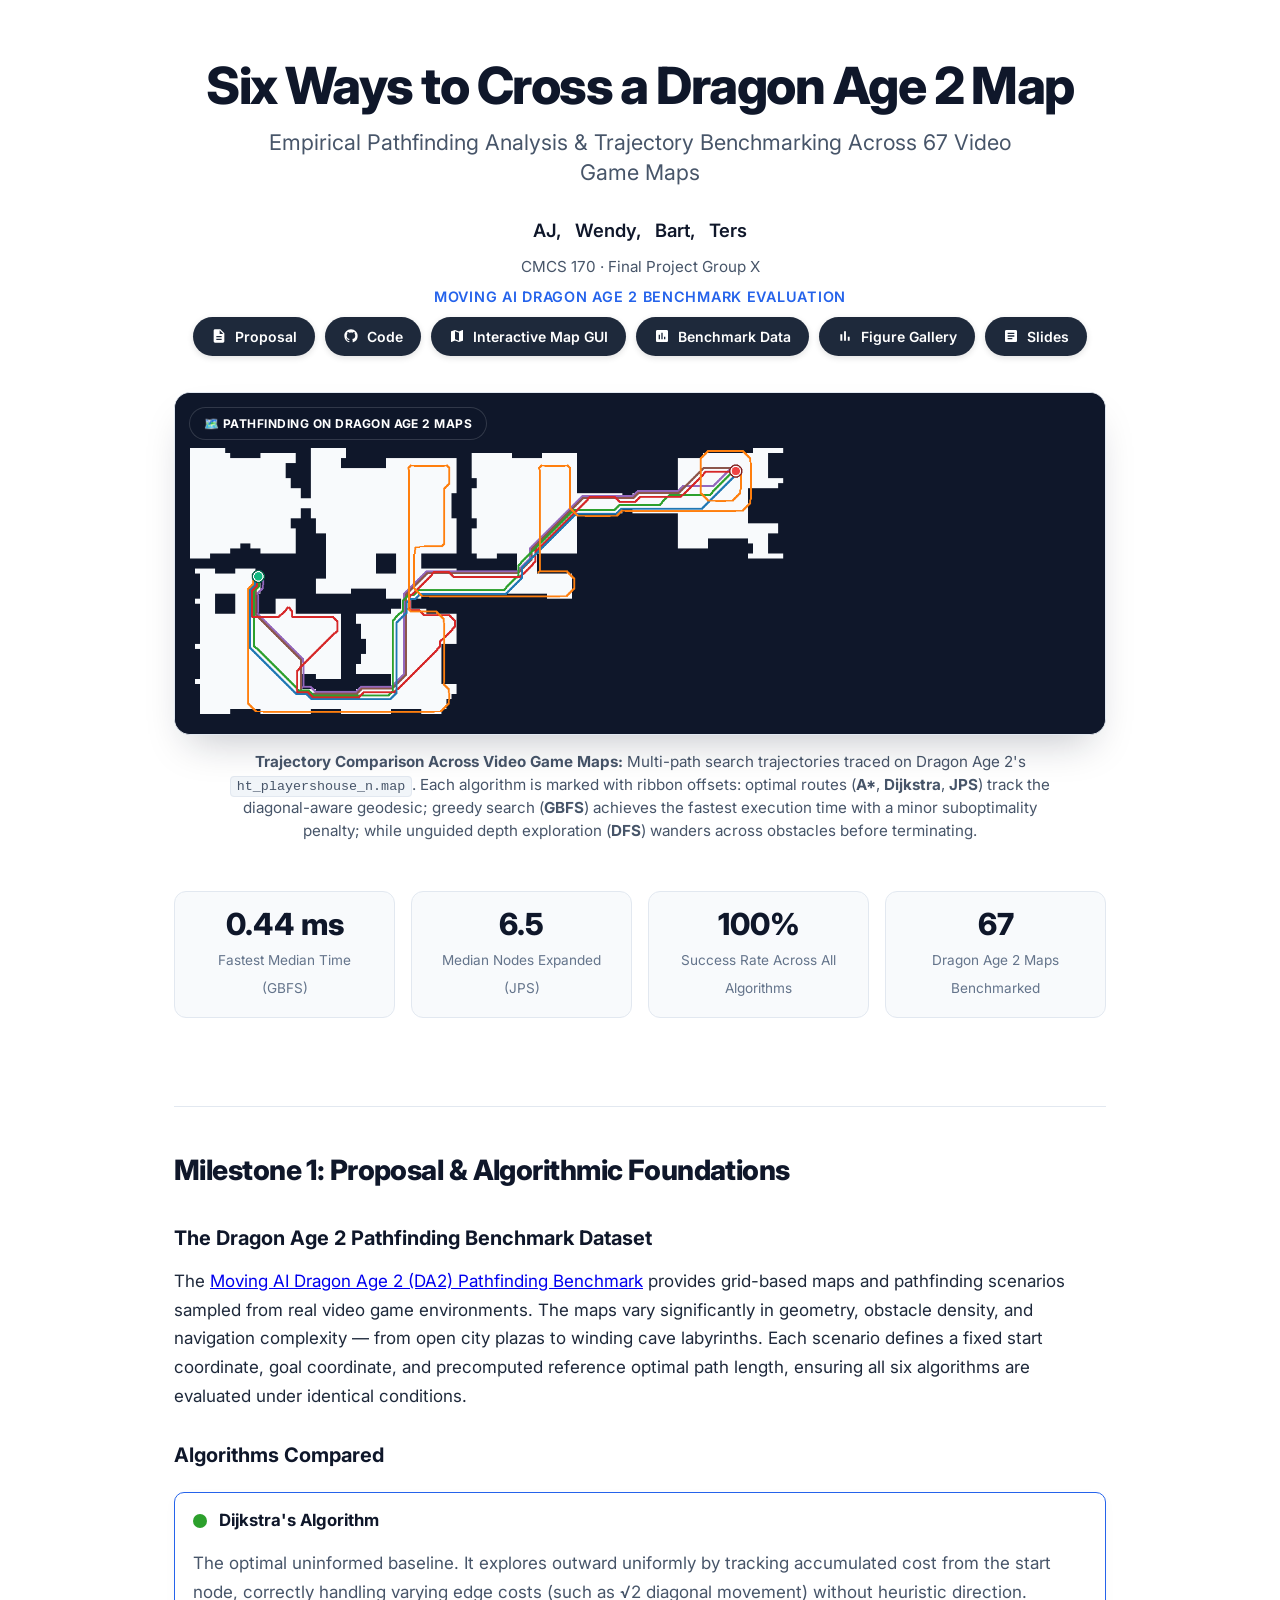
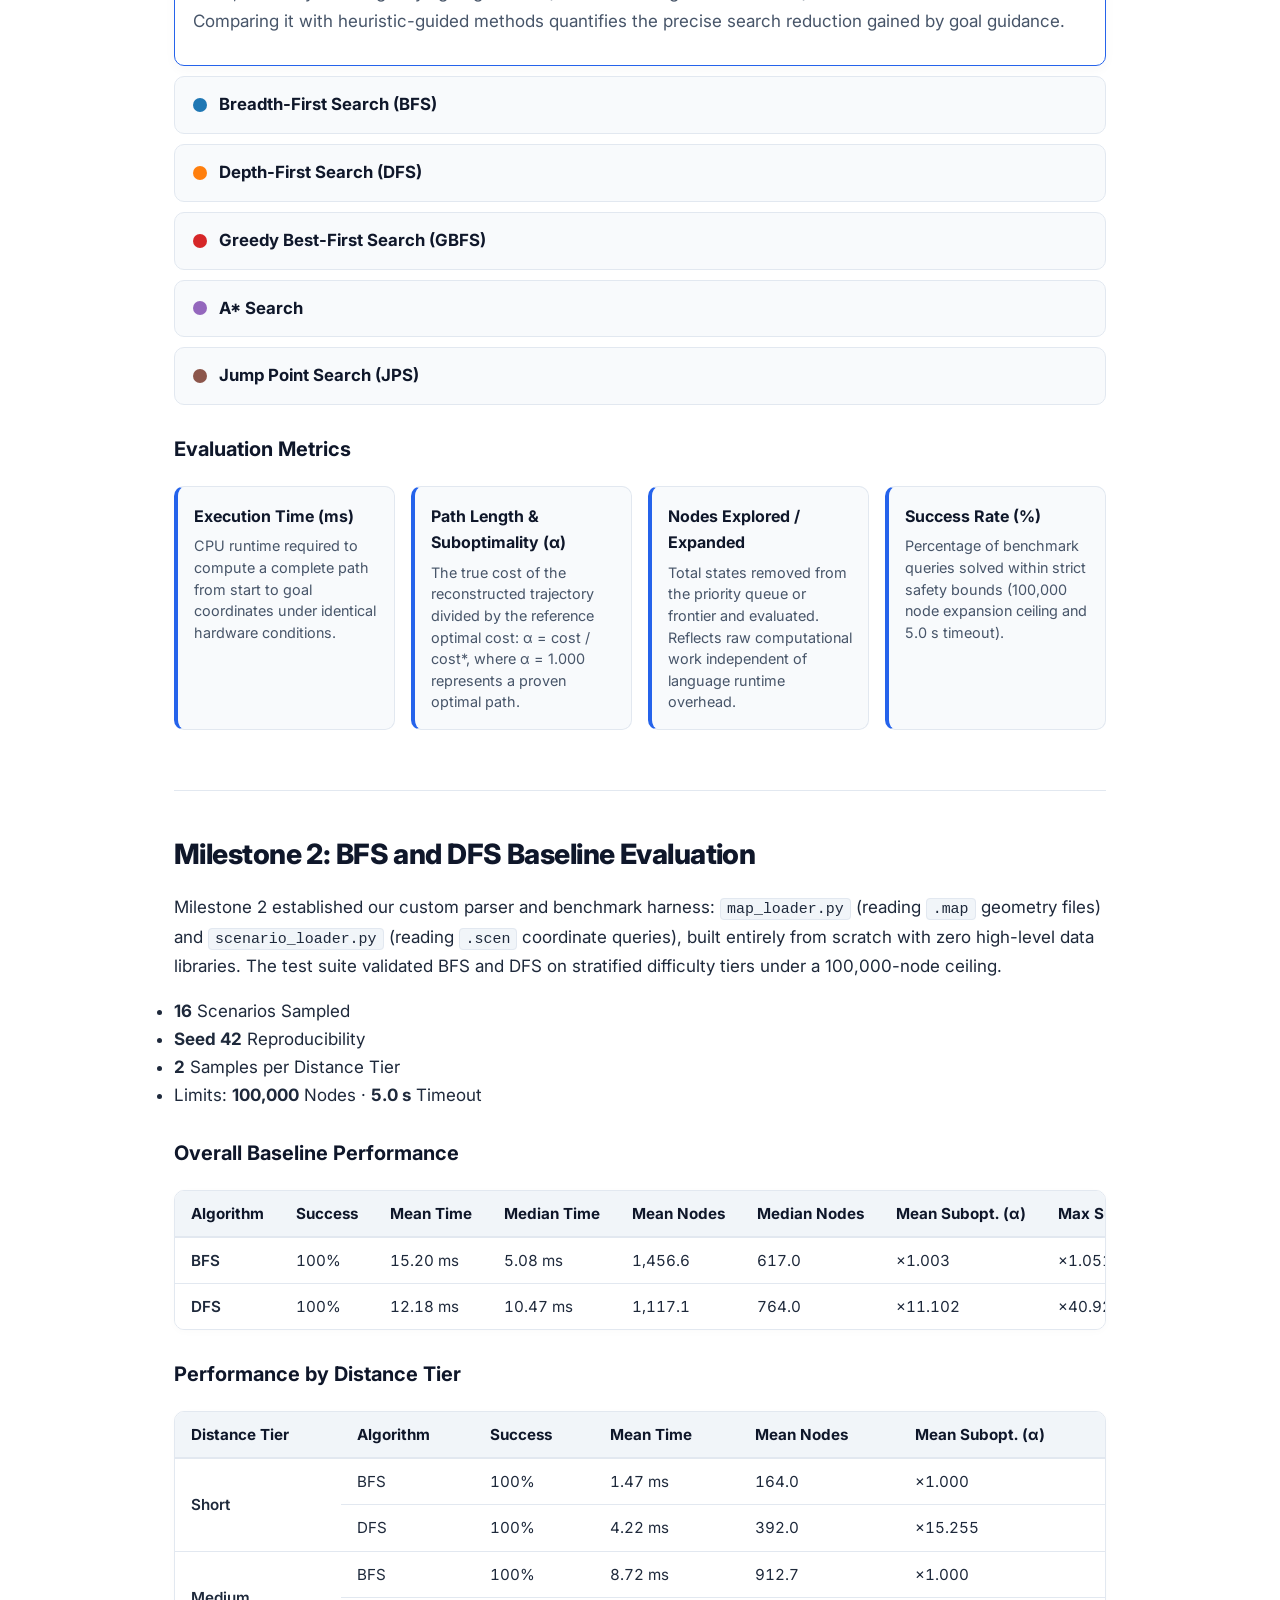
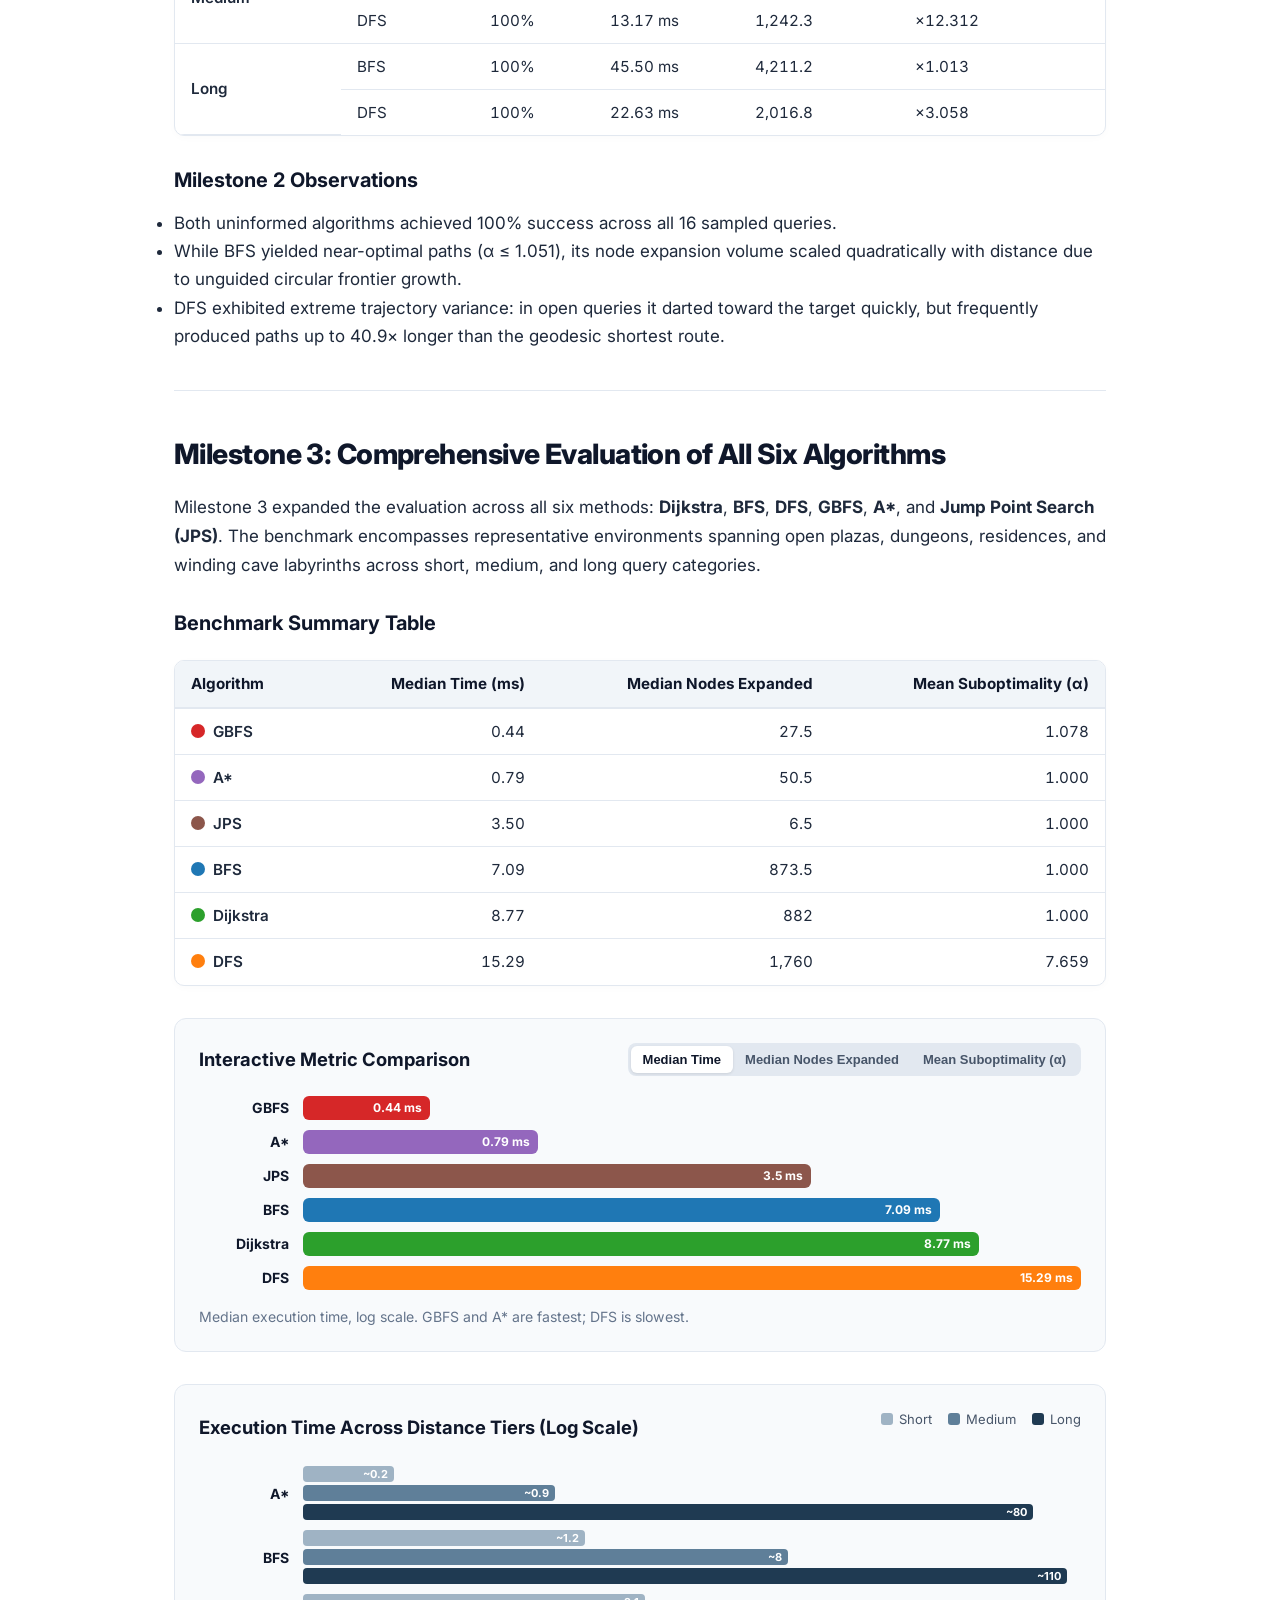
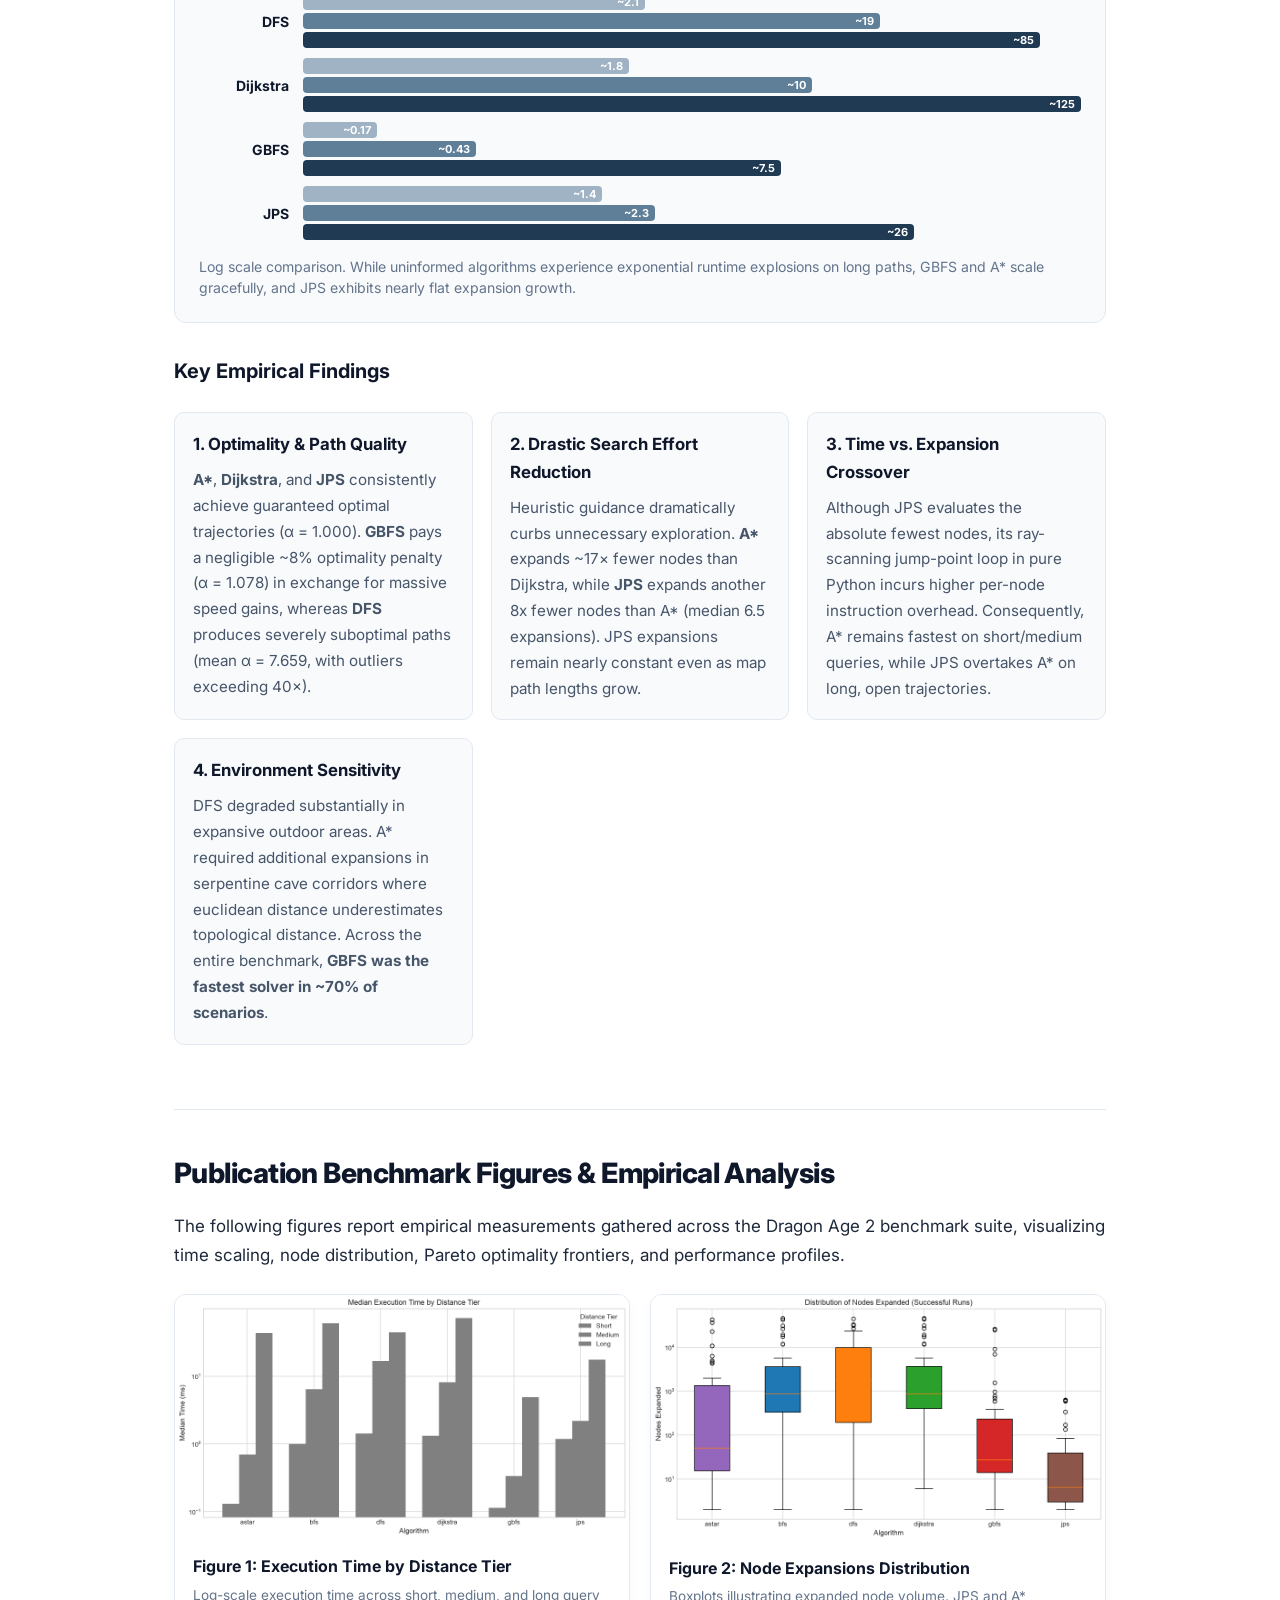
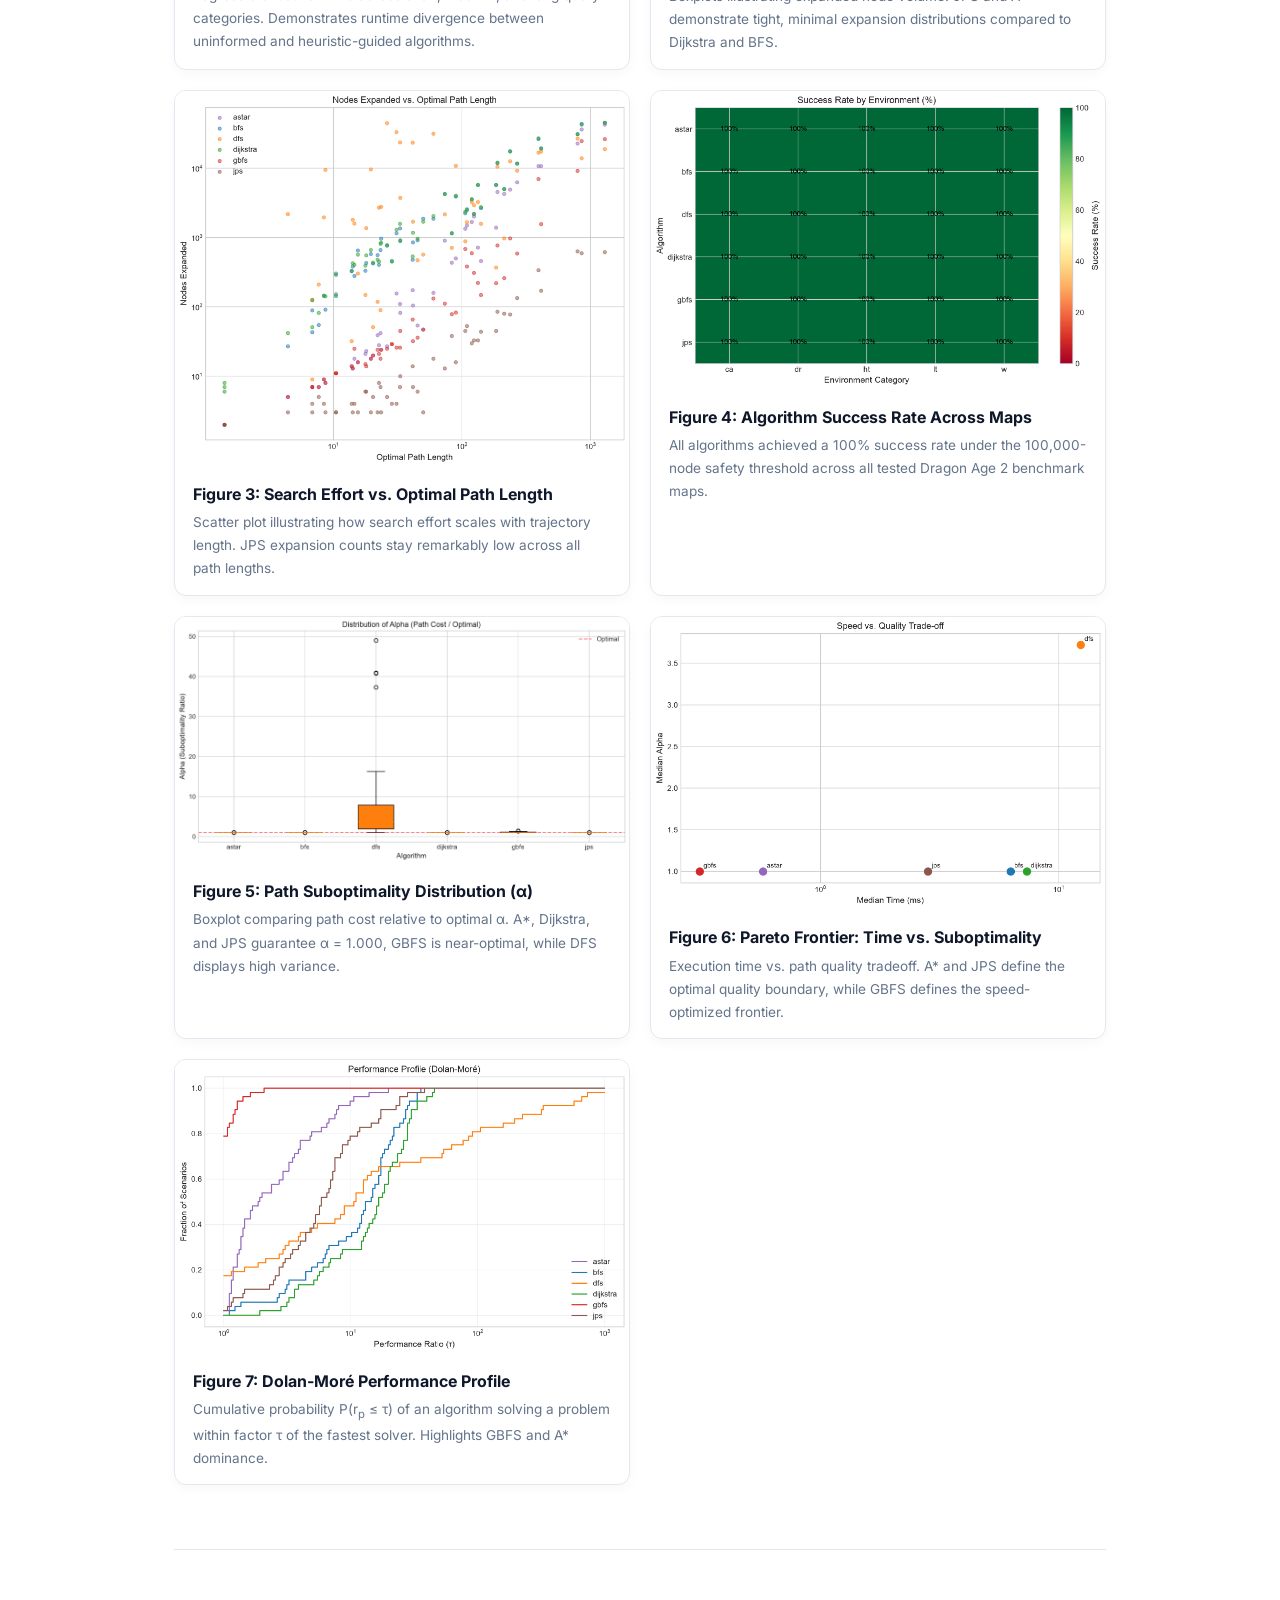
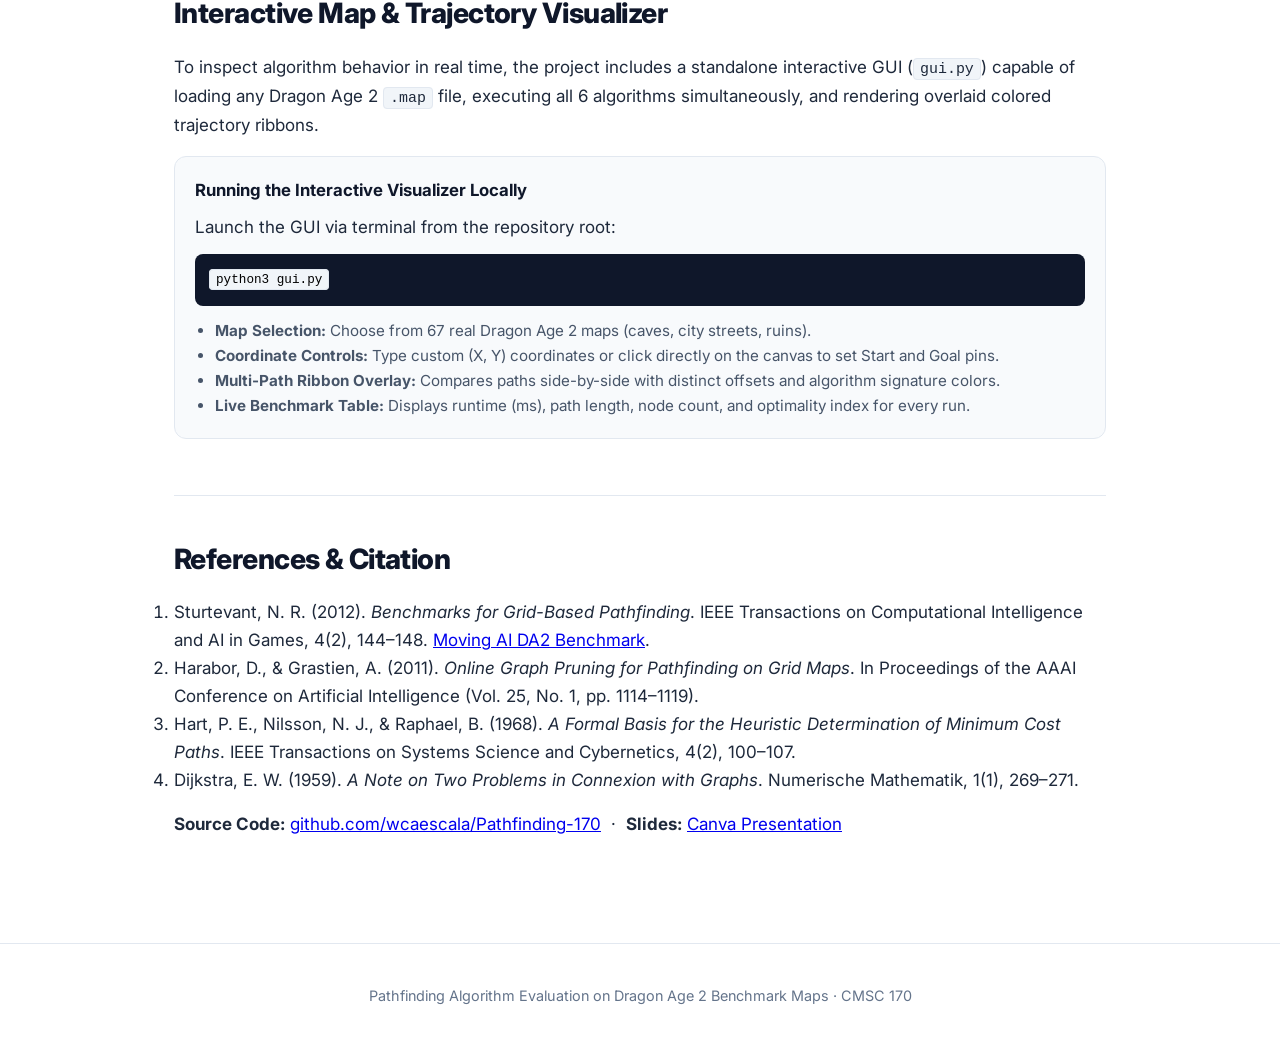
<file: index.html>
<!DOCTYPE html>
<html lang="en">

<head>
  <meta charset="utf-8">
  <meta name="viewport" content="width=device-width, initial-scale=1">
  <title>Six Ways to Cross a Dragon Age 2 Map · Pathfinding Algorithm Evaluation</title>
  <link rel="preconnect" href="https://fonts.googleapis.com">
  <link rel="preconnect" href="https://fonts.gstatic.com" crossorigin>
  <link
    href="https://fonts.googleapis.com/css2?family=Inter:wght@400;500;600;700;800&family=Source+Code+Pro:wght@400;600&display=swap"
    rel="stylesheet">
  <link rel="stylesheet" href="style.css">
</head>

<body>

  <!-- ==================== ACADEMIC HERO HEADER ==================== -->
  <header class="hero">
    <div class="wrap">
      <h1>Six Ways to Cross a Dragon Age 2 Map</h1>
      <p class="subtitle">Empirical Pathfinding Analysis &amp; Trajectory Benchmarking Across 67 Video Game Maps</p>

      <div class="authors-row">
        <span class="author">AJ,</span>
        <span class="author">Wendy,</span>
        <span class="author">Bart,</span>
        <span class="author">Ters</span>
      </div>

      <div class="affiliations">CMCS 170 · Final Project Group X</div>
      <div class="conference-tag">Moving AI Dragon Age 2 Benchmark Evaluation</div>

      <!-- Academic Pill Action Buttons -->
      <div class="pill-buttons">
        <a class="pill-btn" href="#m1">
          <svg viewBox="0 0 24 24">
            <path
              d="M14 2H6c-1.1 0-1.99.9-1.99 2L4 20c0 1.1.89 2 1.99 2H18c1.1 0 2-.9 2-2V8l-6-6zm2 16H8v-2h8v2zm0-4H8v-2h8v2zm-3-5V3.5L18.5 9H13z" />
          </svg>
          Proposal
        </a>
        <a class="pill-btn" href="https://github.com/wcaescala/Pathfinding-170" target="_blank" rel="noopener">
          <svg viewBox="0 0 24 24">
            <path
              d="M12 2C6.477 2 2 6.484 2 12.017c0 4.425 2.865 8.18 6.839 9.504.5.092.682-.217.682-.483 0-.237-.008-.868-.013-1.703-2.782.605-3.369-1.343-3.369-1.343-.454-1.158-1.11-1.466-1.11-1.466-.908-.62.069-.608.069-.608 1.003.07 1.53 1.032 1.53 1.032.892 1.53 2.341 1.088 2.91.832.092-.647.35-1.088.636-1.338-2.22-.253-4.555-1.113-4.555-4.951 0-1.093.39-1.988 1.029-2.688-.103-.253-.446-1.272.098-2.65 0 0 .84-.27 2.75 1.026A9.564 9.564 0 0112 6.844c.85.004 1.705.115 2.504.337 1.909-1.296 2.747-1.027 2.747-1.027.546 1.379.202 2.398.1 2.651.64.7 1.028 1.595 1.028 2.688 0 3.848-2.339 4.695-4.566 4.943.359.309.678.92.678 1.855 0 1.338-.012 2.419-.012 2.747 0 .268.18.58.688.482A10.019 10.019 0 0022 12.017C22 6.484 17.522 2 12 2z" />
          </svg>
          Code
        </a>
        <a class="pill-btn" href="#gui-section">
          <svg viewBox="0 0 24 24">
            <path
              d="M20.5 3l-.16.03L15 5.1 9 3 3.36 4.9c-.21.07-.36.25-.36.48V20.5c0 .28.22.5.5.5l.16-.03L9 18.9l6 2.1 5.64-1.9c.21-.07.36-.25.36-.48V3.5c0-.28-.22-.5-.5-.5zM15 19l-6-2.11V5l6 2.11V19z" />
          </svg>
          Interactive Map GUI
        </a>
        <a class="pill-btn" href="#m3">
          <svg viewBox="0 0 24 24">
            <path
              d="M19 3H5c-1.1 0-2 .9-2 2v14c0 1.1.9 2 2 2h14c1.1 0 2-.9 2-2V5c0-1.1-.9-2-2-2zM9 17H7v-7h2v7zm4 0h-2V7h2v10zm4 0h-2v-4h2v4z" />
          </svg>
          Benchmark Data
        </a>
        <a class="pill-btn" href="#figures">
          <svg viewBox="0 0 24 24">
            <path d="M5 9.2h3V19H5zM10.6 5h2.8v14h-2.8zm5.6 8H19v6h-2.8z" />
          </svg>
          Figure Gallery
        </a>
        <a class="pill-btn" href="https://canva.link/qjbmayikak26mea" target="_blank" rel="noopener">
          <svg viewBox="0 0 24 24">
            <path
              d="M19 3H5c-1.1 0-2 .9-2 2v14c0 1.1.9 2 2 2h14c1.1 0 2-.9 2-2V5c0-1.1-.9-2-2-2zm-5 14H7v-2h7v2zm3-4H7v-2h10v2zm0-4H7V7h10v2z" />
          </svg>
          Slides
        </a>
      </div>

      <!-- Centered Hero Teaser Image -->
      <div class="hero-teaser">
        <div class="teaser-badge">🗺️ PATHFINDING ON DRAGON AGE 2 MAPS</div>
        <img src="assets/hero_banner.png"
          alt="Pathfinding Trajectories on Dragon Age 2 Map (ht_playershouse_n) comparing BFS, DFS, Dijkstra, GBFS, A*, and JPS">
      </div>
      <p class="teaser-caption">
        <b>Trajectory Comparison Across Video Game Maps:</b> Multi-path search trajectories traced on Dragon Age 2's
        <code>ht_playershouse_n.map</code>. Each algorithm is marked with ribbon offsets: optimal routes (<b>A*</b>,
        <b>Dijkstra</b>, <b>JPS</b>) track the diagonal-aware geodesic; greedy search (<b>GBFS</b>) achieves the fastest
        execution time with a minor suboptimality penalty; while unguided depth exploration (<b>DFS</b>) wanders across
        obstacles before terminating.
      </p>

      <!-- Key Performance Stats Ribbon -->
      <div class="hero-stats">
        <div class="stat-card">
          <b>0.44 ms</b>
          <span>Fastest Median Time (GBFS)</span>
        </div>
        <div class="stat-card">
          <b>6.5</b>
          <span>Median Nodes Expanded (JPS)</span>
        </div>
        <div class="stat-card">
          <b>100%</b>
          <span>Success Rate Across All Algorithms</span>
        </div>
        <div class="stat-card">
          <b>67</b>
          <span>Dragon Age 2 Maps Benchmarked</span>
        </div>
      </div>
    </div>
  </header>

  <main class="wrap">

    <!-- ==================== MILESTONE 1 ==================== -->
    <section id="m1">
      <h2>Milestone 1: Proposal &amp; Algorithmic Foundations</h2>

      <h3>The Dragon Age 2 Pathfinding Benchmark Dataset</h3>
      <p>The <a href="https://www.movingai.com/benchmarks/da2/index.html" target="_blank" rel="noopener">Moving AI
          Dragon Age 2 (DA2) Pathfinding Benchmark</a> provides grid-based maps and pathfinding scenarios sampled from
        real video game environments. The maps vary significantly in geometry, obstacle density, and navigation
        complexity — from open city plazas to winding cave labyrinths. Each scenario defines a fixed start coordinate,
        goal coordinate, and precomputed reference optimal path length, ensuring all six algorithms are evaluated under
        identical conditions.</p>

      <h3>Algorithms Compared</h3>
      <div class="algos">
        <details open>
          <summary><i class="dot" style="--c:var(--dijkstra)"></i>Dijkstra's Algorithm</summary>
          <p>The optimal uninformed baseline. It explores outward uniformly by tracking accumulated cost from the start
            node, correctly handling varying edge costs (such as √2 diagonal movement) without heuristic
            direction. Comparing it with heuristic-guided methods quantifies the precise search reduction gained by goal
            guidance.</p>
        </details>
        <details>
          <summary><i class="dot" style="--c:var(--bfs)"></i>Breadth-First Search (BFS)</summary>
          <p>Explores neighbors level-by-level using a FIFO queue, guaranteeing shortest hop-count paths on unweighted
            graphs. Because the benchmark charges √2 ≈ 1.414 for diagonal steps versus 1.0 for cardinal
            steps, standard BFS finds paths with near-optimal length (α ≈ 1.003) but does not strictly
            guarantee diagonal metric optimality.</p>
        </details>
        <details>
          <summary><i class="dot" style="--c:var(--dfs)"></i>Depth-First Search (DFS)</summary>
          <p>Follows a single search branch as deep as possible before backtracking via a LIFO stack. It provides a
            baseline for unguided exploration without cost tracking, demonstrating how depth-first traversal impacts
            execution time, search volume, and severe path suboptimality.</p>
        </details>
        <details>
          <summary><i class="dot" style="--c:var(--gbfs)"></i>Greedy Best-First Search (GBFS)</summary>
          <p>Evaluates frontier nodes solely by their octile heuristic distance to the goal h(n), aggressively driving
            towards the destination. It tests how much search time and node expansions can be saved when past path cost
            $g(n)$ is ignored, in exchange for a modest path optimality penalty.</p>
        </details>
        <details>
          <summary><i class="dot" style="--c:var(--astar)"></i>A* Search</summary>
          <p>Combines exact cost-to-come g(n) with an admissible octile distance heuristic h(n) to minimize f(n) =
            g(n) + h(n). With an admissible and consistent heuristic, A* guarantees optimal paths (α = 1.000)
            while pruning the search space by up to 17× compared to Dijkstra.</p>
        </details>
        <details>
          <summary><i class="dot" style="--c:var(--jps)"></i>Jump Point Search (JPS)</summary>
          <p>An algorithmic acceleration of A* designed for uniform-cost grid maps. JPS prunes intermediate nodes along
            straight and diagonal rays, expanding only "jump points" where obstacles force turning maneuvers. It
            preserves exact path optimality (α = 1.000) while reducing expanded nodes by another 8× over
            A*.</p>
        </details>
      </div>

      <h3>Evaluation Metrics</h3>
      <dl class="metrics">
        <div>
          <dt>Execution Time (ms)</dt>
          <dd>CPU runtime required to compute a complete path from start to goal coordinates under identical hardware
            conditions.</dd>
        </div>
        <div>
          <dt>Path Length &amp; Suboptimality (&alpha;)</dt>
          <dd>The true cost of the reconstructed trajectory divided by the reference optimal cost: α = cost / cost*, where α = 1.000 represents a proven optimal path.</dd>
        </div>
        <div>
          <dt>Nodes Explored / Expanded</dt>
          <dd>Total states removed from the priority queue or frontier and evaluated. Reflects raw computational work
            independent of language runtime overhead.</dd>
        </div>
        <div>
          <dt>Success Rate (%)</dt>
          <dd>Percentage of benchmark queries solved within strict safety bounds (100,000 node expansion ceiling and 5.0
            s timeout).</dd>
        </div>
      </dl>
    </section>

    <!-- ==================== MILESTONE 2 ==================== -->
    <section id="m2">
      <h2>Milestone 2: BFS and DFS Baseline Evaluation</h2>
      <p>Milestone 2 established our custom parser and benchmark harness: <code>map_loader.py</code> (reading
        <code>.map</code> geometry files) and <code>scenario_loader.py</code> (reading <code>.scen</code> coordinate
        queries), built entirely from scratch with zero high-level data libraries. The test suite validated BFS and DFS
        on stratified difficulty tiers under a 100,000-node ceiling.
      </p>

      <ul class="facts">
        <li><b>16</b> Scenarios Sampled</li>
        <li><b>Seed 42</b> Reproducibility</li>
        <li><b>2</b> Samples per Distance Tier</li>
        <li>Limits: <b>100,000</b> Nodes &middot; <b>5.0 s</b> Timeout</li>
      </ul>

      <h3>Overall Baseline Performance</h3>
      <div class="table-scroll">
        <table>
          <thead>
            <tr>
              <th>Algorithm</th>
              <th>Success</th>
              <th>Mean Time</th>
              <th>Median Time</th>
              <th>Mean Nodes</th>
              <th>Median Nodes</th>
              <th>Mean Subopt. (&alpha;)</th>
              <th>Max Subopt.</th>
            </tr>
          </thead>
          <tbody>
            <tr>
              <th scope="row"><i class="dot" style="--c:var(--bfs)"></i>BFS</th>
              <td>100%</td>
              <td>15.20 ms</td>
              <td>5.08 ms</td>
              <td>1,456.6</td>
              <td>617.0</td>
              <td>&times;1.003</td>
              <td>&times;1.051</td>
            </tr>
            <tr>
              <th scope="row"><i class="dot" style="--c:var(--dfs)"></i>DFS</th>
              <td>100%</td>
              <td>12.18 ms</td>
              <td>10.47 ms</td>
              <td>1,117.1</td>
              <td>764.0</td>
              <td>&times;11.102</td>
              <td>&times;40.929</td>
            </tr>
          </tbody>
        </table>
      </div>

      <h3>Performance by Distance Tier</h3>
      <div class="table-scroll">
        <table>
          <thead>
            <tr>
              <th>Distance Tier</th>
              <th>Algorithm</th>
              <th>Success</th>
              <th>Mean Time</th>
              <th>Mean Nodes</th>
              <th>Mean Subopt. (&alpha;)</th>
            </tr>
          </thead>
          <tbody>
            <tr>
              <th scope="row" rowspan="2">Short</th>
              <td>BFS</td>
              <td>100%</td>
              <td>1.47 ms</td>
              <td>164.0</td>
              <td>&times;1.000</td>
            </tr>
            <tr>
              <td>DFS</td>
              <td>100%</td>
              <td>4.22 ms</td>
              <td>392.0</td>
              <td>&times;15.255</td>
            </tr>
            <tr>
              <th scope="row" rowspan="2">Medium</th>
              <td>BFS</td>
              <td>100%</td>
              <td>8.72 ms</td>
              <td>912.7</td>
              <td>&times;1.000</td>
            </tr>
            <tr>
              <td>DFS</td>
              <td>100%</td>
              <td>13.17 ms</td>
              <td>1,242.3</td>
              <td>&times;12.312</td>
            </tr>
            <tr>
              <th scope="row" rowspan="2">Long</th>
              <td>BFS</td>
              <td>100%</td>
              <td>45.50 ms</td>
              <td>4,211.2</td>
              <td>&times;1.013</td>
            </tr>
            <tr>
              <td>DFS</td>
              <td>100%</td>
              <td>22.63 ms</td>
              <td>2,016.8</td>
              <td>&times;3.058</td>
            </tr>
          </tbody>
        </table>
      </div>

      <h3>Milestone 2 Observations</h3>
      <ul>
        <li>Both uninformed algorithms achieved 100% success across all 16 sampled queries.</li>
        <li>While BFS yielded near-optimal paths (α ≤ 1.051), its node expansion volume scaled quadratically
          with distance due to unguided circular frontier growth.</li>
        <li>DFS exhibited extreme trajectory variance: in open queries it darted toward the target quickly, but
          frequently produced paths up to 40.9× longer than the geodesic shortest route.</li>
      </ul>
    </section>

    <!-- ==================== MILESTONE 3 ==================== -->
    <section id="m3">
      <h2>Milestone 3: Comprehensive Evaluation of All Six Algorithms</h2>
      <p>Milestone 3 expanded the evaluation across all six methods: <b>Dijkstra</b>, <b>BFS</b>, <b>DFS</b>,
        <b>GBFS</b>, <b>A*</b>, and <b>Jump Point Search (JPS)</b>. The benchmark encompasses representative
        environments spanning open plazas, dungeons, residences, and winding cave labyrinths across short, medium, and
        long query categories.
      </p>

      <h3>Benchmark Summary Table</h3>
      <div class="table-scroll">
        <table id="results">
          <thead>
            <tr>
              <th>Algorithm</th>
              <th>Median Time (ms)</th>
              <th>Median Nodes Expanded</th>
              <th>Mean Suboptimality (&alpha;)</th>
            </tr>
          </thead>
          <tbody></tbody>
        </table>
      </div>

      <!-- Interactive Bar Comparison with Toggles -->
      <figure>
        <div class="chart-head">
          <h3>Interactive Metric Comparison</h3>
          <div class="toggle" role="group" aria-label="Metric Toggle">
            <button class="on" data-m="time" aria-pressed="true">Median Time</button>
            <button data-m="exp" aria-pressed="false">Median Nodes Expanded</button>
            <button data-m="alpha" aria-pressed="false">Mean Suboptimality (&alpha;)</button>
          </div>
        </div>
        <div id="bars" class="bars"></div>
        <figcaption id="bars-cap"></figcaption>
      </figure>

      <!-- Distance Tier Progression Bar Chart -->
      <figure>
        <div class="chart-head">
          <h3>Execution Time Across Distance Tiers (Log Scale)</h3>
          <div class="legend">
            <span><i style="--c:#9fb3c4"></i>Short</span>
            <span><i style="--c:#5f7f99"></i>Medium</span>
            <span><i style="--c:#1f3a52"></i>Long</span>
          </div>
        </div>
        <div id="tiers" class="bars"></div>
        <figcaption>Log scale comparison. While uninformed algorithms experience exponential runtime explosions on long
          paths, GBFS and A* scale gracefully, and JPS exhibits nearly flat expansion growth.</figcaption>
      </figure>

      <h3>Key Empirical Findings</h3>
      <div class="findings">
        <article>
          <h4>1. Optimality &amp; Path Quality</h4>
          <p><b>A*</b>, <b>Dijkstra</b>, and <b>JPS</b> consistently achieve guaranteed optimal trajectories (α = 1.000). <b>GBFS</b> pays a negligible ~8% optimality penalty (α = 1.078) in exchange for
            massive speed gains, whereas <b>DFS</b> produces severely suboptimal paths (mean α = 7.659, with
            outliers exceeding 40×).</p>
        </article>
        <article>
          <h4>2. Drastic Search Effort Reduction</h4>
          <p>Heuristic guidance dramatically curbs unnecessary exploration. <b>A*</b> expands ~17× fewer
            nodes than Dijkstra, while <b>JPS</b> expands another 8x fewer nodes than A* (median 6.5 expansions).
            JPS expansions remain nearly constant even as map path lengths grow.</p>
        </article>
        <article>
          <h4>3. Time vs. Expansion Crossover</h4>
          <p>Although JPS evaluates the absolute fewest nodes, its ray-scanning jump-point loop in pure Python incurs
            higher per-node instruction overhead. Consequently, A* remains fastest on short/medium queries, while JPS
            overtakes A* on long, open trajectories.</p>
        </article>
        <article>
          <h4>4. Environment Sensitivity</h4>
          <p>DFS degraded substantially in expansive outdoor areas. A* required additional expansions in serpentine cave
            corridors where euclidean distance underestimates topological distance. Across the entire benchmark, <b>GBFS
              was the fastest solver in ~70% of scenarios</b>.</p>
        </article>
      </div>
    </section>

    <!-- ==================== FIGURE GALLERY ==================== -->
    <section id="figures">
      <h2>Publication Benchmark Figures &amp; Empirical Analysis</h2>
      <p>The following figures report empirical measurements gathered across the Dragon Age 2 benchmark suite,
        visualizing time scaling, node distribution, Pareto optimality frontiers, and performance profiles.</p>

      <div class="figure-gallery">
        <!-- Figure 1 -->
        <div class="gallery-card">
          <img src="figures/f1_time_by_distance.png" alt="Figure 1: Execution Time by Distance Tier">
          <div class="gallery-card-body">
            <h4>Figure 1: Execution Time by Distance Tier</h4>
            <p>Log-scale execution time across short, medium, and long query categories. Demonstrates runtime divergence
              between uninformed and heuristic-guided algorithms.</p>
          </div>
        </div>

        <!-- Figure 2 -->
        <div class="gallery-card">
          <img src="figures/f2_expanded_boxplot.png" alt="Figure 2: Expanded Nodes Distribution">
          <div class="gallery-card-body">
            <h4>Figure 2: Node Expansions Distribution</h4>
            <p>Boxplots illustrating expanded node volume. JPS and A* demonstrate tight, minimal expansion distributions
              compared to Dijkstra and BFS.</p>
          </div>
        </div>

        <!-- Figure 3 -->
        <div class="gallery-card">
          <img src="figures/f3_optimal_vs_expanded.png" alt="Figure 3: Optimal Distance vs Expanded Nodes">
          <div class="gallery-card-body">
            <h4>Figure 3: Search Effort vs. Optimal Path Length</h4>
            <p>Scatter plot illustrating how search effort scales with trajectory length. JPS expansion counts stay
              remarkably low across all path lengths.</p>
          </div>
        </div>

        <!-- Figure 4 -->
        <div class="gallery-card">
          <img src="figures/f4_success_heatmap.png" alt="Figure 4: Success Rate Heatmap">
          <div class="gallery-card-body">
            <h4>Figure 4: Algorithm Success Rate Across Maps</h4>
            <p>All algorithms achieved a 100% success rate under the 100,000-node safety threshold across all tested
              Dragon Age 2 benchmark maps.</p>
          </div>
        </div>

        <!-- Figure 5 -->
        <div class="gallery-card">
          <img src="figures/f5_alpha_boxplot.png" alt="Figure 5: Path Suboptimality Distribution">
          <div class="gallery-card-body">
            <h4>Figure 5: Path Suboptimality Distribution (&alpha;)</h4>
            <p>Boxplot comparing path cost relative to optimal α. A*, Dijkstra, and JPS guarantee α =
              1.000, GBFS is near-optimal, while DFS displays high variance.</p>
          </div>
        </div>

        <!-- Figure 6 -->
        <div class="gallery-card">
          <img src="figures/f6_time_vs_alpha.png" alt="Figure 6: Execution Time vs Suboptimality Pareto">
          <div class="gallery-card-body">
            <h4>Figure 6: Pareto Frontier: Time vs. Suboptimality</h4>
            <p>Execution time vs. path quality tradeoff. A* and JPS define the optimal quality boundary, while GBFS
              defines the speed-optimized frontier.</p>
          </div>
        </div>

        <!-- Figure 7 -->
        <div class="gallery-card">
          <img src="figures/f7_performance_profile.png" alt="Figure 7: Dolan-Moré Performance Profile">
          <div class="gallery-card-body">
            <h4>Figure 7: Dolan-Moré Performance Profile</h4>
            <p>Cumulative probability P(r<sub>p</sub> ≤ τ) of an algorithm solving a problem within factor τ of the
              fastest solver. Highlights GBFS and A* dominance.</p>
          </div>
        </div>
      </div>
    </section>

    <!-- ==================== INTERACTIVE MAP GUI SECTION ==================== -->
    <section id="gui-section">
      <h2>Interactive Map &amp; Trajectory Visualizer</h2>
      <p>To inspect algorithm behavior in real time, the project includes a standalone interactive GUI
        (<code>gui.py</code>) capable of loading any Dragon Age 2 <code>.map</code> file, executing all 6 algorithms
        simultaneously, and rendering overlaid colored trajectory ribbons.</p>

      <div
        style="background: var(--bg-subtle); border: 1px solid var(--border); border-radius: 12px; padding: 20px; margin: 16px 0;">
        <h4 style="margin-bottom: 8px;">Running the Interactive Visualizer Locally</h4>
        <p style="margin-bottom: 12px;">Launch the GUI via terminal from the repository root:</p>
        <pre
          style="background: #0f172a; color: #000000; padding: 14px; border-radius: 8px; overflow-x: auto; font-size: 0.9rem;"><code>python3 gui.py</code></pre>
        <ul style="margin: 12px 0 0 20px; font-size: 0.95rem; color: var(--text-secondary);">
          <li><b>Map Selection:</b> Choose from 67 real Dragon Age 2 maps (caves, city streets, ruins).</li>
          <li><b>Coordinate Controls:</b> Type custom (X, Y) coordinates or click directly on the canvas to set Start
            and Goal pins.</li>
          <li><b>Multi-Path Ribbon Overlay:</b> Compares paths side-by-side with distinct offsets and algorithm
            signature colors.</li>
          <li><b>Live Benchmark Table:</b> Displays runtime (ms), path length, node count, and optimality index for
            every run.</li>
        </ul>
      </div>
    </section>

    <!-- ==================== REFERENCES & CITATION ==================== -->
    <section id="refs">
      <h2>References &amp; Citation</h2>
      <ol>
        <li>Sturtevant, N. R. (2012). <i>Benchmarks for Grid-Based Pathfinding</i>. IEEE Transactions on Computational
          Intelligence and AI in Games, 4(2), 144–148. <a href="https://www.movingai.com/benchmarks/da2/index.html"
            target="_blank" rel="noopener">Moving AI DA2 Benchmark</a>.</li>
        <li>Harabor, D., &amp; Grastien, A. (2011). <i>Online Graph Pruning for Pathfinding on Grid Maps</i>. In
          Proceedings of the AAAI Conference on Artificial Intelligence (Vol. 25, No. 1, pp. 1114–1119).</li>
        <li>Hart, P. E., Nilsson, N. J., &amp; Raphael, B. (1968). <i>A Formal Basis for the Heuristic Determination of
            Minimum Cost Paths</i>. IEEE Transactions on Systems Science and Cybernetics, 4(2), 100–107.</li>
        <li>Dijkstra, E. W. (1959). <i>A Note on Two Problems in Connexion with Graphs</i>. Numerische Mathematik, 1(1),
          269–271.</li>
      </ol>



      <p style="margin-top: 16px;">
        <b>Source Code:</b> <a href="https://github.com/wcaescala/Pathfinding-170" target="_blank"
          rel="noopener">github.com/wcaescala/Pathfinding-170</a> &nbsp;&middot;&nbsp;
        <b>Slides:</b> <a href="https://canva.link/qjbmayikak26mea" target="_blank" rel="noopener">Canva
          Presentation</a>
      </p>
    </section>

  </main>

  <footer>
    <div class="wrap">
      Pathfinding Algorithm Evaluation on Dragon Age 2 Benchmark Maps &middot; CMSC 170
    </div>
  </footer>

  <script src="script.js"></script>
</body>

</html>
</file>
<file: style.css>
/* Academic Research Project Page Stylesheet
   Inspired by classic Nerfies / Stanford / Berkeley CS research project templates */

:root {
  --bg: #ffffff;
  --bg-subtle: #f8fafc;
  --panel: #ffffff;
  --card-bg: #f8fafc;
  --ink: #0f172a;
  --text-primary: #1e293b;
  --text-secondary: #475569;
  --text-muted: #64748b;
  --border: #e2e8f0;
  --border-subtle: #cbd5e1;
  --accent: #2563eb;
  --accent-hover: #1d4ed8;

  /* Algorithm Signature Colors */
  --astar: #9467bd;
  --jps: #8c564b;
  --dijkstra: #2ca02c;
  --gbfs: #d62728;
  --bfs: #1f77b4;
  --dfs: #ff7f0e;
}

* {
  box-sizing: border-box;
  margin: 0;
  padding: 0;
}

html {
  scroll-behavior: smooth;
}

body {
  background: var(--bg);
  color: var(--text-primary);
  font-family: "Inter", -apple-system, BlinkMacSystemFont, "Segoe UI", Roboto, Helvetica, Arial, sans-serif;
  font-size: 17px;
  line-height: 1.65;
  -webkit-font-smoothing: antialiased;
}

.wrap {
  max-width: 980px;
  margin: 0 auto;
  padding: 0 24px;
}

/* ==================== ACADEMIC HERO HEADER ==================== */
.hero {
  padding: 56px 0 32px;
  text-align: center;
}

.hero h1 {
  font-size: clamp(2.2rem, 5vw, 3.2rem);
  font-weight: 800;
  letter-spacing: -0.03em;
  line-height: 1.15;
  color: var(--ink);
  margin-bottom: 12px;
}

.hero .subtitle {
  font-size: clamp(1.1rem, 2.5vw, 1.35rem);
  color: var(--text-secondary);
  font-weight: 400;
  max-width: 760px;
  margin: 0 auto 28px;
  line-height: 1.4;
}

/* Authors Row */
.authors-row {
  display: flex;
  flex-wrap: wrap;
  justify-content: center;
  align-items: center;
  gap: 8px 14px;
  font-size: 1.15rem;
  font-weight: 600;
  color: var(--ink);
  margin-bottom: 8px;
}

.author {
  display: inline-flex;
  align-items: baseline;
  color: var(--ink);
  text-decoration: none;
}

/* .author sup {
  font-size: 0.75em;
  margin-left: 2px;
  color: var(--text-muted);
} */

.affiliations {
  font-size: 0.95rem;
  color: var(--text-secondary);
  margin-bottom: 6px;
}

.conference-tag {
  font-size: 0.9rem;
  font-weight: 600;
  color: var(--accent);
  text-transform: uppercase;
  letter-spacing: 0.05em;
  margin-bottom: 8px;
}

.author-notes {
  font-size: 0.8rem;
  color: var(--text-muted);
  margin-bottom: 24px;
}

/* Academic Pill Action Buttons */
.pill-buttons {
  display: flex;
  flex-wrap: wrap;
  justify-content: center;
  gap: 10px;
  margin-bottom: 36px;
}

.pill-btn {
  display: inline-flex;
  align-items: center;
  gap: 8px;
  background: #1e293b;
  color: #ffffff;
  padding: 8px 18px;
  border-radius: 9999px;
  font-size: 14px;
  font-weight: 600;
  text-decoration: none;
  transition: all 0.2s cubic-bezier(0.16, 1, 0.3, 1);
  box-shadow: 0 2px 6px rgba(0, 0, 0, 0.12);
}

.pill-btn:hover {
  background: #0f172a;
  transform: translateY(-1px);
  box-shadow: 0 4px 12px rgba(0, 0, 0, 0.18);
  color: #ffffff;
}

.pill-btn svg {
  width: 16px;
  height: 16px;
  fill: currentColor;
}

/* ==================== HERO TEASER IMAGE / BANNER ==================== */
.hero-teaser {
  position: relative;
  background: #0f172a;
  border-radius: 16px;
  overflow: hidden;
  box-shadow: 0 20px 40px -15px rgba(15, 23, 42, 0.25);
  border: 1px solid var(--border);
  margin-bottom: 16px;
}

.hero-teaser img {
  display: block;
  width: 100%;
  height: auto;
  object-fit: cover;
}

.teaser-badge {
  position: absolute;
  top: 14px;
  left: 14px;
  background: rgba(15, 23, 42, 0.85);
  backdrop-filter: blur(8px);
  color: #ffffff;
  padding: 6px 14px;
  border-radius: 20px;
  font-size: 12px;
  font-weight: 700;
  letter-spacing: 0.04em;
  text-transform: uppercase;
  border: 1px solid rgba(255, 255, 255, 0.15);
  display: flex;
  align-items: center;
  gap: 6px;
}

.teaser-caption {
  font-size: 0.95rem;
  color: var(--text-secondary);
  line-height: 1.5;
  text-align: center;
  max-width: 840px;
  margin: 0 auto 48px;
}

/* Key Stats Ribbon */
.hero-stats {
  display: grid;
  grid-template-columns: repeat(auto-fit, minmax(200px, 1fr));
  gap: 16px;
  margin-bottom: 56px;
}

.hero-stats .stat-card {
  background: var(--bg-subtle);
  border: 1px solid var(--border);
  border-radius: 12px;
  padding: 16px 20px;
  text-align: center;
  transition: transform 0.15s ease;
}

.hero-stats .stat-card:hover {
  transform: translateY(-2px);
  border-color: var(--border-subtle);
}

.hero-stats b {
  display: block;
  font-size: 1.9rem;
  font-weight: 800;
  color: var(--ink);
  line-height: 1.1;
  margin-bottom: 4px;
}

.hero-stats span {
  font-size: 0.85rem;
  color: var(--text-muted);
}

/* ==================== CONTENT SECTIONS ==================== */
section {
  padding: 40px 0;
  border-top: 1px solid var(--border);
}

h2 {
  font-size: 1.75rem;
  font-weight: 800;
  color: var(--ink);
  letter-spacing: -0.02em;
  margin-bottom: 16px;
}

h3 {
  font-size: 1.25rem;
  font-weight: 700;
  color: var(--ink);
  margin: 28px 0 12px;
}

h4 {
  font-size: 1.05rem;
  font-weight: 700;
  color: var(--ink);
  margin-bottom: 6px;
}

p {
  color: var(--text-primary);
  margin-bottom: 16px;
  line-height: 1.7;
}

code {
  background: #f1f5f9;
  border: 1px solid var(--border);
  padding: 2px 6px;
  border-radius: 4px;
  font-size: 0.88em;
  font-family: ui-monospace, Menlo, Monaco, monospace;
}

/* Algorithm Accordion Cards */
.algos {
  display: flex;
  flex-direction: column;
  gap: 10px;
  margin: 20px 0;
}

.algos details {
  background: var(--bg-subtle);
  border: 1px solid var(--border);
  border-radius: 10px;
  padding: 0 18px;
  transition: all 0.2s;
}

.algos details[open] {
  border-color: var(--accent);
  background: #ffffff;
  box-shadow: 0 4px 12px rgba(0, 0, 0, 0.03);
}

summary {
  cursor: pointer;
  padding: 14px 0;
  font-size: 1.05rem;
  font-weight: 700;
  color: var(--ink);
  display: flex;
  align-items: center;
  gap: 12px;
  user-select: none;
}

.dot {
  width: 14px;
  height: 14px;
  border-radius: 50%;
  background: var(--c);
  flex-shrink: 0;
}

.algos details p {
  padding-bottom: 14px;
  color: var(--text-secondary);
}

/* Metrics Grid */
.metrics {
  display: grid;
  grid-template-columns: repeat(auto-fit, minmax(220px, 1fr));
  gap: 16px;
  margin: 20px 0;
}

.metrics div {
  background: var(--bg-subtle);
  border-radius: 10px;
  padding: 16px;
  border: 1px solid var(--border);
  border-left: 4px solid var(--accent);
}

.metrics dt {
  font-size: 1rem;
  font-weight: 700;
  color: var(--ink);
  margin-bottom: 6px;
}

.metrics dd {
  margin: 0;
  font-size: 0.9rem;
  color: var(--text-secondary);
  line-height: 1.5;
}

/* Benchmark Tables */
.table-scroll {
  overflow-x: auto;
  background: #ffffff;
  border: 1px solid var(--border);
  border-radius: 10px;
  box-shadow: 0 2px 8px rgba(0, 0, 0, 0.02);
  margin: 20px 0;
}

table {
  width: 100%;
  border-collapse: collapse;
  font-size: 0.95rem;
  font-variant-numeric: tabular-nums;
}

th,
td {
  padding: 10px 16px;
  text-align: left;
  border-bottom: 1px solid var(--border);
  white-space: nowrap;
}

thead th {
  background: #f1f5f9;
  color: var(--ink);
  font-weight: 700;
  border-bottom: 2px solid var(--border);
}

tbody th {
  font-weight: 600;
}

tbody tr:last-child>* {
  border-bottom: 0;
}

tbody tr:hover {
  background: #f8fafc;
}

#results td:not(:first-child),
#results th:not(:first-child) {
  text-align: right;
}

#results tbody tr.hl {
  background: #eff6ff;
}

#results tbody th {
  display: flex;
  align-items: center;
  gap: 8px;
}

/* Interactive Bar Charts */
figure {
  margin: 32px 0;
  padding: 24px;
  background: var(--bg-subtle);
  border: 1px solid var(--border);
  border-radius: 12px;
}

figcaption {
  font-size: 0.88rem;
  color: var(--text-muted);
  margin-top: 16px;
  line-height: 1.5;
}

.chart-head {
  display: flex;
  flex-wrap: wrap;
  justify-content: space-between;
  align-items: center;
  gap: 12px;
  margin-bottom: 20px;
}

.chart-head h3 {
  margin: 0;
  font-size: 1.15rem;
}

.toggle {
  display: inline-flex;
  background: #e2e8f0;
  padding: 3px;
  border-radius: 8px;
}

.toggle button {
  border: 0;
  background: transparent;
  padding: 6px 12px;
  border-radius: 6px;
  font-size: 13px;
  font-weight: 600;
  color: var(--text-secondary);
  cursor: pointer;
  transition: all 0.15s;
}

.toggle button.on {
  background: #ffffff;
  color: var(--ink);
  box-shadow: 0 1px 3px rgba(0, 0, 0, 0.1);
}

.bars {
  display: flex;
  flex-direction: column;
  gap: 10px;
}

.bars .row {
  display: flex;
  align-items: center;
  gap: 14px;
}

.bars .name {
  width: 90px;
  font-size: 14px;
  font-weight: 700;
  color: var(--ink);
  text-align: right;
  flex-shrink: 0;
}

.bars .track {
  flex: 1;
  display: flex;
  flex-direction: column;
  gap: 3px;
}

.bars .bar {
  height: 24px;
  background: var(--c);
  display: flex;
  align-items: center;
  justify-content: flex-end;
  padding-right: 8px;
  color: #ffffff;
  font-size: 12px;
  font-weight: 700;
  border-radius: 6px;
  transition: width 0.35s cubic-bezier(0.16, 1, 0.3, 1);
  min-width: 28px;
}

.bars .row.tier .bar {
  height: 16px;
  font-size: 11px;
  padding-right: 6px;
  border-radius: 4px;
}

.legend {
  display: flex;
  gap: 16px;
  font-size: 13px;
  color: var(--text-secondary);
  margin-bottom: 16px;
}

.legend span {
  display: inline-flex;
  align-items: center;
  gap: 6px;
}

.legend i {
  width: 12px;
  height: 12px;
  border-radius: 3px;
  background: var(--c);
}

/* Findings Grid */
.findings {
  display: grid;
  grid-template-columns: repeat(auto-fit, minmax(280px, 1fr));
  gap: 18px;
  margin: 24px 0;
}

.findings article {
  background: var(--bg-subtle);
  border: 1px solid var(--border);
  border-radius: 10px;
  padding: 18px;
}

.findings article h4 {
  color: var(--ink);
  margin-bottom: 8px;
}

.findings article p {
  color: var(--text-secondary);
  font-size: 0.95rem;
  margin: 0;
}

/* Embedded Figures Gallery */
.figure-gallery {
  display: grid;
  grid-template-columns: repeat(auto-fit, minmax(420px, 1fr));
  gap: 20px;
  margin: 24px 0;
}

.gallery-card {
  background: #ffffff;
  border: 1px solid var(--border);
  border-radius: 12px;
  overflow: hidden;
  box-shadow: 0 4px 12px rgba(0, 0, 0, 0.03);
}

.gallery-card img {
  width: 100%;
  height: auto;
  display: block;
}

.gallery-card-body {
  padding: 14px 18px;
}

.gallery-card-body h4 {
  font-size: 1rem;
  margin-bottom: 4px;
}

.gallery-card-body p {
  font-size: 0.85rem;
  color: var(--text-muted);
  margin: 0;
}

/* BibTeX / Citation Block */
.bibtex {
  background: #f8fafc;
  border: 1px solid var(--border);
  border-radius: 10px;
  padding: 18px;
  font-family: ui-monospace, Menlo, Monaco, monospace;
  font-size: 0.85rem;
  color: var(--text-secondary);
  overflow-x: auto;
  line-height: 1.5;
}

/* Footer */
footer {
  padding: 40px 0;
  text-align: center;
  border-top: 1px solid var(--border);
  font-size: 0.9rem;
  color: var(--text-muted);
  margin-top: 48px;
}
</file>
